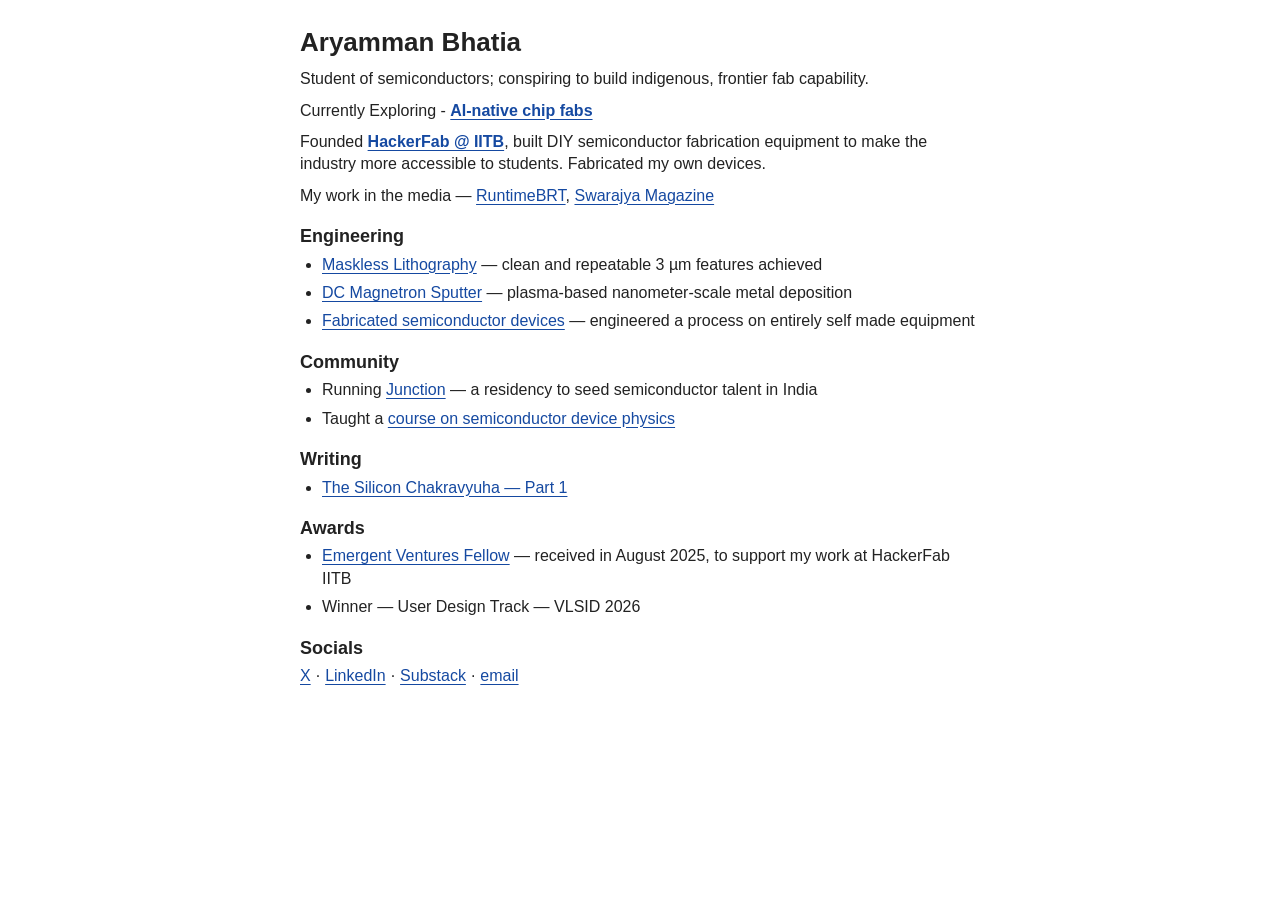
<file: index.html>
<!doctype html>
<html lang="en">
<head>
  <meta charset="utf-8">
  <meta name="viewport" content="width=device-width, initial-scale=1">
  <meta name="description" content="Aryamman Bhatia — student of semiconductors, building indigenous frontier fab capability.">
  <title>Aryamman Bhatia</title>
  <style>
    body { max-width: 680px; margin: clamp(12px, 3svh, 28px) auto; padding: 0 24px; font-family: Arial, sans-serif; font-size: clamp(13px, 1.95svh, 16px); line-height: 1.4; color: #222; background: #fff; }
    h1 { font-size: 26px; line-height: 1.2; margin: 0 0 10px; }
    h2 { font-size: 18px; line-height: 1.25; margin: 18px 0 6px; }
    p { margin: 0 0 9px; }
    ul { padding-left: 22px; margin: 0; }
    li { margin: 0 0 6px; }
    li:last-child { margin-bottom: 0; }
    main > p:last-child, main > section:last-child p { margin-bottom: 0; }
    a { color: #1549a1; text-underline-offset: 3px; }
    a:focus-visible { outline: 2px solid currentColor; outline-offset: 4px; }
    main img { display: block; max-width: 100%; height: auto; margin: 12px 0; }
    .social-links { display: flex; align-items: baseline; flex-wrap: wrap; gap: 0 5px; position: relative; }
    .email-contact summary { color: #1549a1; text-decoration: underline; text-underline-offset: 3px; cursor: pointer; list-style: none; }
    .email-contact summary::-webkit-details-marker { display: none; }
    .email-contact summary:focus-visible, .email-panel button:focus-visible { outline: 2px solid #1549a1; outline-offset: 4px; }
    .email-panel { position: absolute; z-index: 1; bottom: 100%; left: 0; width: 278px; max-width: calc(100vw - 36px); padding: 12px; margin-bottom: 8px; border: 1px solid #ccc; background: #fff; font-size: 13px; box-shadow: 0 2px 8px #0001; }
    .email-actions { display: flex; align-items: center; gap: 12px; margin-top: 10px; font-size: 12px; }
    .email-panel button { font: inherit; padding: 4px 7px; background: #fff; border: 1px solid #aaa; border-radius: 2px; cursor: pointer; }
    .email-status { margin: 8px 0 0; font-size: 11px; color: #555; }
    .email-status:empty { display: none; }
    @media (max-width: 480px) {
      body { margin: 16px auto; padding: 0 18px; font-size: 14px; line-height: 1.35; }
      h1 { font-size: 24px; margin-bottom: 8px; }
      h2 { font-size: 16px; margin: 15px 0 5px; }
      p { margin-bottom: 8px; }
      ul { padding-left: 18px; }
      li { margin-bottom: 5px; }
    }
    @media (max-width: 480px) and (max-height: 700px) {
      body { margin: 12px auto; font-size: 13px; line-height: 1.3; }
      h1 { font-size: 23px; margin-bottom: 7px; }
      h2 { font-size: 15px; margin: 12px 0 4px; }
      p { margin-bottom: 7px; }
      li { margin-bottom: 4px; }
    }
    @media (max-width: 360px) and (max-height: 600px) {
      body { margin: 10px auto; padding: 0 14px; font-size: 12.5px; line-height: 1.25; }
      h1 { font-size: 22px; }
      h2 { margin-top: 9px; }
      p { margin-bottom: 6px; }
      li { margin-bottom: 3px; }
    }
  </style>
  <script src="/assets/purify.min.js" defer></script>
  <script src="/assets/portfolio-shared.js?v=4" defer></script>
  <script src="/assets/portfolio-content.js?v=4" defer></script>
</head>
<body>
  <main>
    <h1>Aryamman Bhatia</h1>
<p>Student of semiconductors; conspiring to build indigenous, frontier fab capability.</p>
      <p>Currently Exploring - <a href="https://processzero.github.io/"><strong>AI-native chip fabs</strong></a></p>
      <p>Founded <a href="https://youtu.be/UWHMm4Qjpmo?si=KiwOOxzL8OLNGPFb"><strong>HackerFab @ IITB</strong></a>, built DIY semiconductor fabrication equipment to make the industry more accessible to students. Fabricated my own devices.</p>
      <p>My work in the media — <a href="https://youtu.be/UWHMm4Qjpmo?si=KiwOOxzL8OLNGPFb">RuntimeBRT</a>, <a href="https://swarajyamag.com/technology/inside-hackerfab-iitb-indias-first-student-led-chip-fab">Swarajya Magazine</a></p>
    

    
      <h2>Engineering</h2>
      <ul>
        <li><a href="/litho/">Maskless Lithography</a> — clean and repeatable 3 µm features achieved</li>
        <li><a href="/sputter/">DC Magnetron Sputter</a> — plasma-based nanometer-scale metal deposition</li>
        <li><a href="/fabricated/">Fabricated semiconductor devices</a> — engineered a process on entirely self made equipment</li>
      </ul>
    

    
      <h2>Community</h2>
      <ul>
        <li>Running <a href="https://junction.lagrangepoint.org">Junction</a> — a residency to seed semiconductor talent in India</li>
        <li>Taught a <a href="https://youtube.com/playlist?list=PL8vKQfFtdyAJ3X6LCVu2bD0E-TdJ8vKZG&amp;si=2NzPwnh5XY1NngX3">course on semiconductor device physics</a></li>
      </ul>
    

    
      <h2>Writing</h2>
      <ul>
        <li><a href="https://aryamman.substack.com/p/the-silicon-chakravyuha-part-i">The Silicon Chakravyuha — Part 1</a></li>
      </ul>
    

    
      <h2>Awards</h2>
      <ul>
        <li><a href="https://marginalrevolution.com/marginalrevolution/2026/07/emergent-ventures-india-17th-cohort.html">Emergent Ventures Fellow</a> — received in August 2025, to support my work at HackerFab IITB</li>
        <li>Winner — User Design Track — VLSID 2026</li>
      </ul>
    
    <h2>Socials</h2><p><a href="https://x.com/aryamman_bhatia">X</a> · <a href="https://www.linkedin.com/in/aryamman-bhatia-2818b1280/">LinkedIn</a> · <a href="https://aryamman.substack.com/">Substack</a> · <a href="mailto:aryammanbhatia@gmail.com">email</a></p>
  </main>

</body>
</html>
</file>
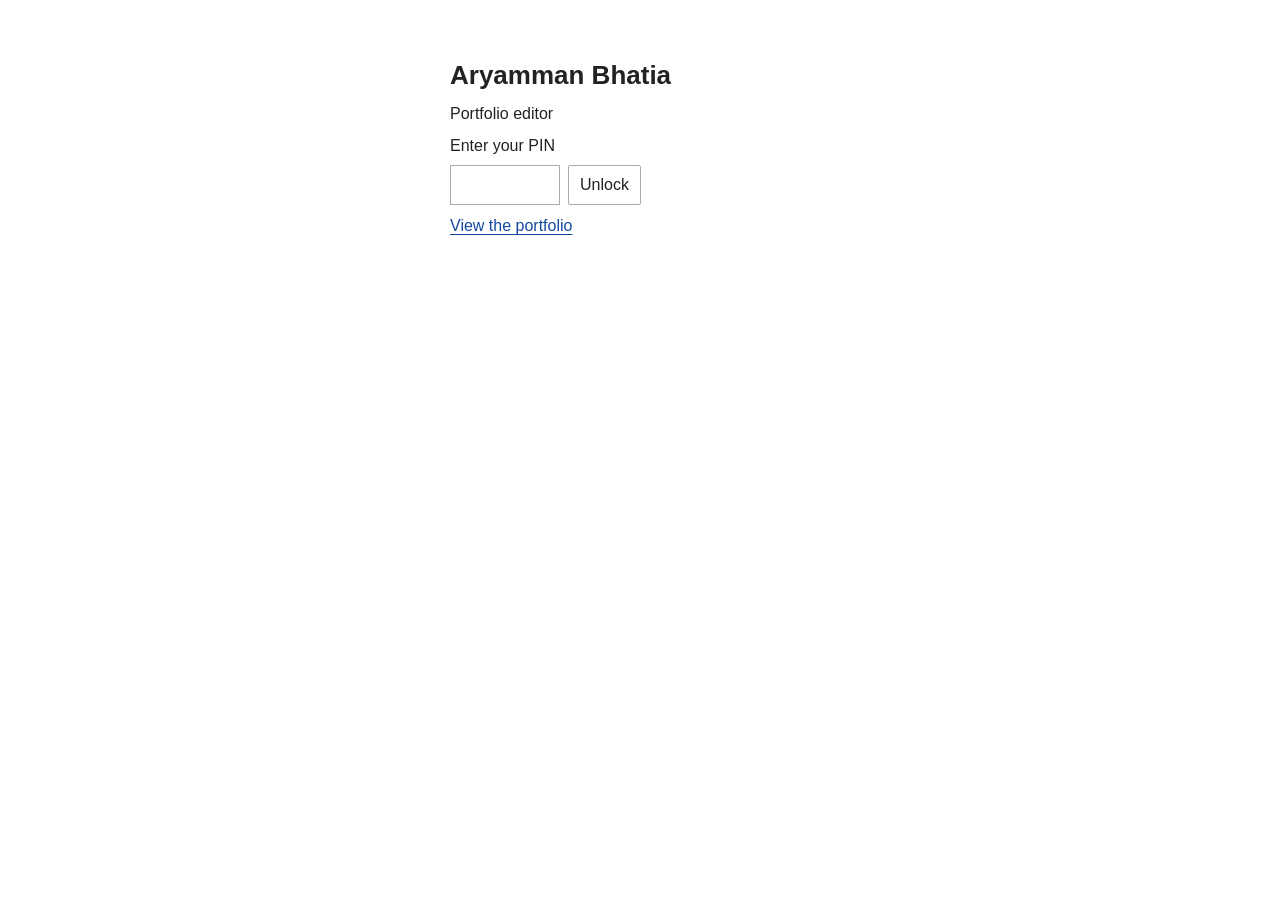
<file: edit/index.html>
<!doctype html>
<html lang="en">
<head>
<meta charset="utf-8"><meta name="viewport" content="width=device-width,initial-scale=1">
<meta name="robots" content="noindex,nofollow"><meta name="referrer" content="no-referrer">
<meta http-equiv="Content-Security-Policy" content="default-src 'self'; script-src 'self'; connect-src https://aryamman-portfolio-content-api.aryammanbhatia.chatgpt.site; style-src 'self' 'unsafe-inline'; img-src 'self' https://aryamman-portfolio-content-api.aryammanbhatia.chatgpt.site; object-src 'none'; base-uri 'none'; form-action 'none'">
<title>Edit Aryamman Bhatia’s portfolio</title>
<link rel="stylesheet" href="/assets/portfolio.css?v=4">
<link rel="stylesheet" href="/assets/quill.bubble.css">
<link rel="stylesheet" href="/assets/portfolio-editor.css?v=4">
<script src="/assets/purify.min.js" defer></script>
<script src="/assets/quill.js" defer></script>
<script src="/assets/portfolio-shared.js?v=4" defer></script>
<script src="/assets/portfolio-editor.js?v=4" defer></script>
</head>
<body>
<main id="unlock-panel">
  <h1>Aryamman Bhatia</h1>
  <p>Portfolio editor</p>
  <form id="unlock-form">
    <label for="pin">Enter your PIN</label>
    <div class="unlock-controls"><input id="pin" type="password" inputmode="numeric" pattern="[0-9]{4}" minlength="4" maxlength="4" autocomplete="off" required aria-describedby="unlock-error"><button id="unlock-button" type="submit">Unlock</button></div>
    <p id="unlock-error" role="alert"></p>
  </form>
  <p><a href="https://aryammanb.github.io/">View the portfolio</a></p>
</main>
<div id="editor-panel" hidden>
  <div class="editor-bar"><button id="save-button" type="button">Save changes</button><span id="save-status" role="status" aria-live="polite"></span><button id="logout-button" type="button">Lock</button><a href="https://aryammanb.github.io/" target="_blank" rel="noopener">View site</a></div>
  <div class="page-controls"><label for="page-select">Page</label><select id="page-select"><option value="">Homepage</option></select><button id="add-page" type="button">Add page</button><button id="add-image" type="button">Add image</button><a id="view-page" href="/" target="_blank" rel="noopener">View page</a></div>
  <form id="add-page-form" hidden><label for="new-page-title">Page title</label><input id="new-page-title" maxlength="100" required><button type="submit">Create page</button><button id="cancel-page" type="button">Cancel</button><p class="editor-note">A link will be added to your homepage. Save changes publishes the new page.</p></form>
  <form id="image-form" hidden>
    <label for="image-file">Choose an image (PNG, JPEG, WebP, GIF or AVIF; up to 5 MB)</label>
    <input id="image-file" type="file" accept="image/png,image/jpeg,image/webp,image/gif,image/avif,.avif" required>
    <label for="image-alt">Image description (optional, for accessibility)</label>
    <input id="image-alt" type="text" maxlength="500">
    <button id="insert-image" type="submit">Insert image</button><button id="cancel-image" type="button">Cancel</button>
    <p id="image-status" role="status" aria-live="polite"></p>
  </form>
  <main>
    <h1 id="site-title" contenteditable="plaintext-only" role="textbox" aria-label="Page title"></h1>
    <div id="body-editor"></div>
    <p class="editor-note">Click text to edit. Select text for formatting and links. Save changes publishes to your portfolio.</p>
  </main>
</div>
<noscript>Enable JavaScript to use the editor.</noscript>
</body>
</html>
</file>
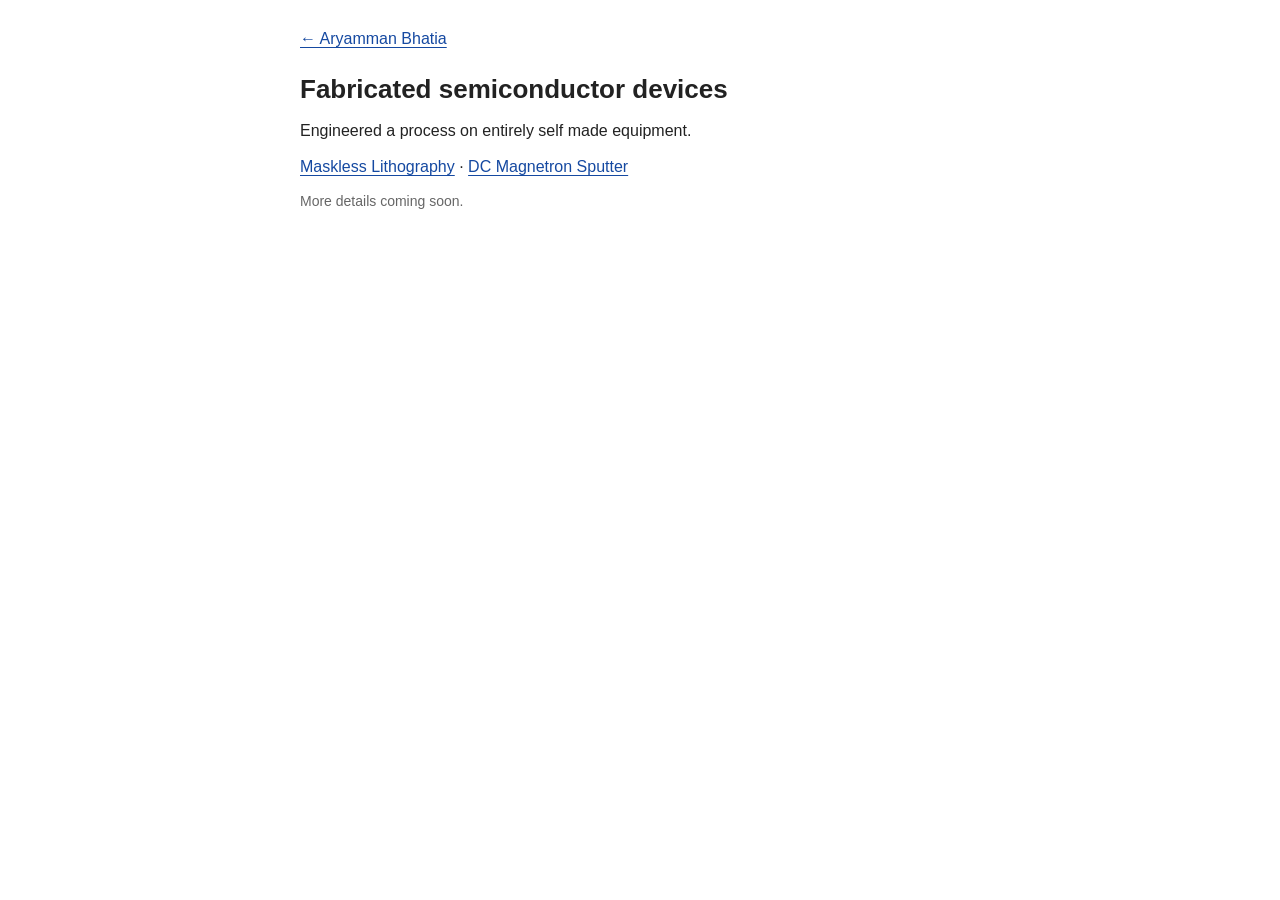
<file: fabricated/index.html>
<!doctype html>
<html lang="en">
<head>
  <meta charset="utf-8">
  <meta name="viewport" content="width=device-width, initial-scale=1">
  <meta name="description" content="Semiconductor devices fabricated by Aryamman Bhatia using self-made equipment.">
  <title>Fabricated Semiconductor Devices — Aryamman Bhatia</title>
  <link rel="stylesheet" href="/project.css?v=4">
  <script src="/assets/purify.min.js" defer></script>
  <script src="/assets/portfolio-shared.js?v=4" defer></script>
  <script src="/assets/portfolio-content.js?v=4" defer></script>
</head>
<body>
  <main>
    <a href="/">← Aryamman Bhatia</a>
    <h1>Fabricated semiconductor devices</h1>
    <p>Engineered a process on entirely self made equipment.</p>
    <p><a href="/litho/">Maskless Lithography</a> · <a href="/sputter/">DC Magnetron Sputter</a></p>
    <p class="pending">More details coming soon.</p>
  </main>
</body>
</html>
</file>
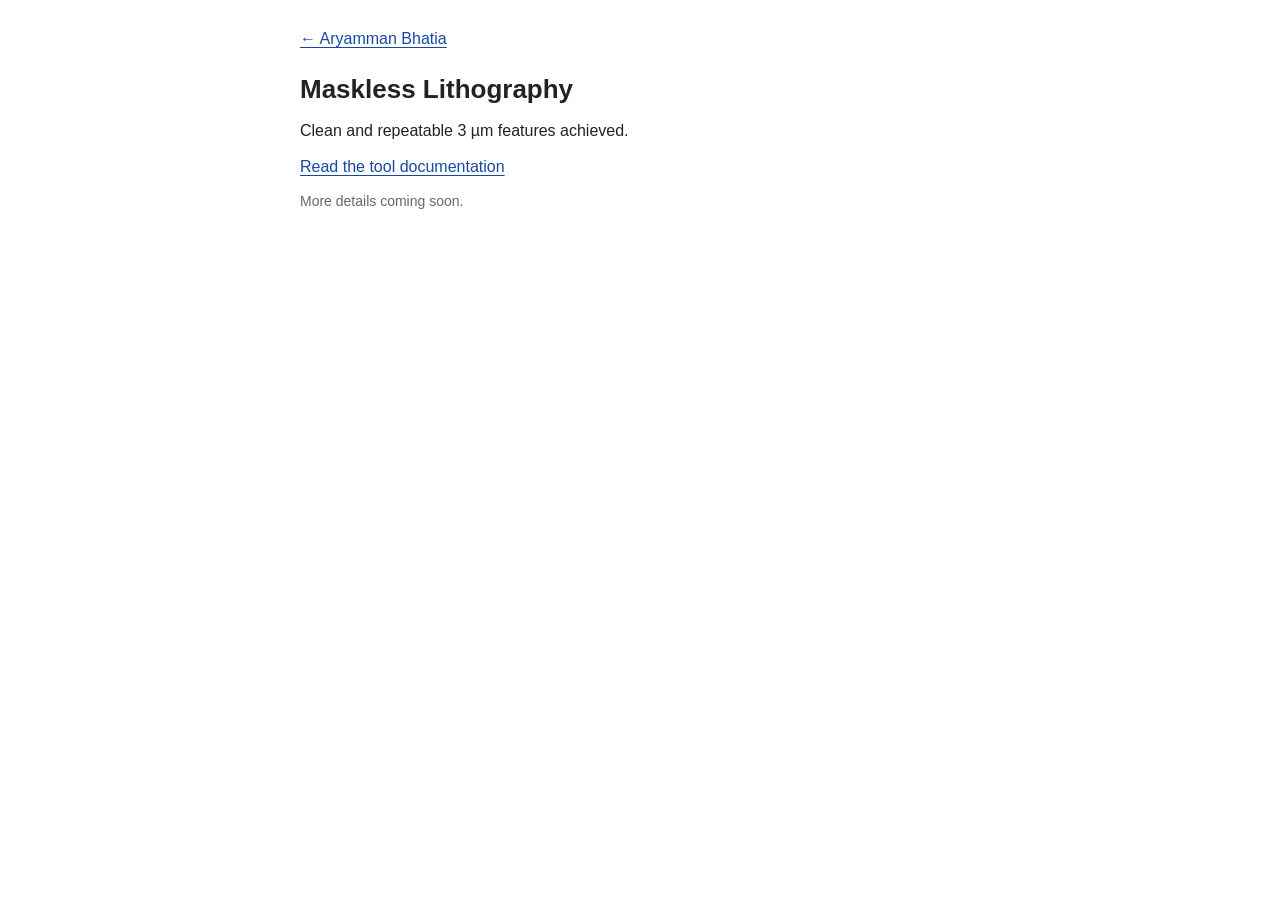
<file: litho/index.html>
<!doctype html>
<html lang="en">
<head>
  <meta charset="utf-8">
  <meta name="viewport" content="width=device-width, initial-scale=1">
  <meta name="description" content="Aryamman Bhatia's maskless lithography work — clean and repeatable 3 µm features achieved.">
  <title>Maskless Lithography — Aryamman Bhatia</title>
  <link rel="stylesheet" href="/project.css?v=4">
  <script src="/assets/purify.min.js" defer></script>
  <script src="/assets/portfolio-shared.js?v=4" defer></script>
  <script src="/assets/portfolio-content.js?v=4" defer></script>
</head>
<body>
  <main>
    <a href="/">← Aryamman Bhatia</a>
    <h1>Maskless Lithography</h1>
    <p>Clean and repeatable 3 µm features achieved.</p>
    <p><a href="https://docs.hackerfabiitb.org/tools/litho-v1">Read the tool documentation</a></p>
    <p class="pending">More details coming soon.</p>
  </main>
</body>
</html>
</file>
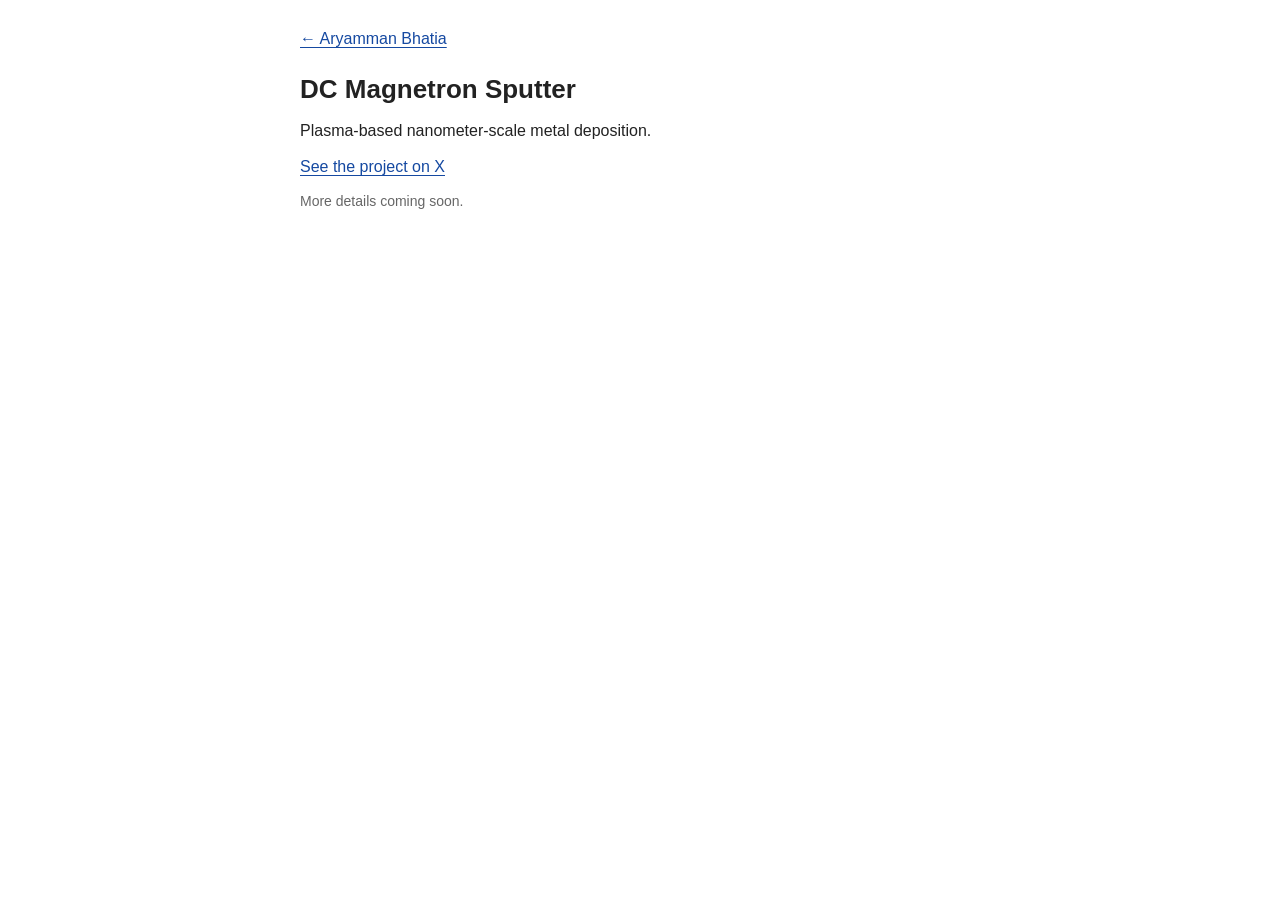
<file: sputter/index.html>
<!doctype html>
<html lang="en">
<head>
  <meta charset="utf-8">
  <meta name="viewport" content="width=device-width, initial-scale=1">
  <meta name="description" content="Aryamman Bhatia's DC magnetron sputter — plasma-based nanometer-scale metal deposition.">
  <title>DC Magnetron Sputter — Aryamman Bhatia</title>
  <link rel="stylesheet" href="/project.css?v=4">
  <script src="/assets/purify.min.js" defer></script>
  <script src="/assets/portfolio-shared.js?v=4" defer></script>
  <script src="/assets/portfolio-content.js?v=4" defer></script>
</head>
<body>
  <main>
    <a href="/">← Aryamman Bhatia</a>
    <h1>DC Magnetron Sputter</h1>
    <p>Plasma-based nanometer-scale metal deposition.</p>
    <p><a href="https://x.com/aryamman_bhatia/status/2043240357987844276?s=20">See the project on X</a></p>
    <p class="pending">More details coming soon.</p>
  </main>
</body>
</html>
</file>
<file: assets/portfolio.css>
body { max-width: 680px; margin: clamp(12px, 3svh, 28px) auto; padding: 0 24px; font-family: Arial, sans-serif; font-size: clamp(13px, 1.95svh, 16px); line-height: 1.4; color: #222; background: #fff; }
h1 { font-size: 26px; line-height: 1.2; margin: 0 0 10px; }
h2 { font-size: 18px; line-height: 1.25; margin: 18px 0 6px; }
p { margin: 0 0 9px; }
ul { padding-left: 22px; margin: 0; }
li { margin: 0 0 6px; }
li:last-child { margin-bottom: 0; }
main > section:last-child p { margin-bottom: 0; }
a { color: #1549a1; text-underline-offset: 3px; }
a:focus-visible { outline: 2px solid currentColor; outline-offset: 4px; }
main img { display: block; max-width: 100%; height: auto; margin: 12px 0; }
.social-links { display: flex; align-items: baseline; flex-wrap: wrap; gap: 0 5px; position: relative; }
.email-contact summary { color: #1549a1; text-decoration: underline; text-underline-offset: 3px; cursor: pointer; list-style: none; }
.email-contact summary::-webkit-details-marker { display: none; }
.email-contact summary:focus-visible, .email-panel button:focus-visible { outline: 2px solid #1549a1; outline-offset: 4px; }
.email-panel { position: absolute; z-index: 1; bottom: 100%; left: 0; width: 278px; max-width: calc(100vw - 36px); padding: 12px; margin-bottom: 8px; border: 1px solid #ccc; background: #fff; font-size: 13px; box-shadow: 0 2px 8px #0001; }
.email-actions { display: flex; align-items: center; gap: 12px; margin-top: 10px; font-size: 12px; }
.email-panel button { font: inherit; padding: 4px 7px; background: #fff; border: 1px solid #aaa; border-radius: 2px; cursor: pointer; }
.email-status { margin: 8px 0 0; font-size: 11px; color: #555; }
.email-status:empty { display: none; }
@media (max-width: 480px) {
  body { margin: 16px auto; padding: 0 18px; font-size: 14px; line-height: 1.35; }
  h1 { font-size: 24px; margin-bottom: 8px; }
  h2 { font-size: 16px; margin: 15px 0 5px; }
  p { margin-bottom: 8px; }
  ul { padding-left: 18px; }
  li { margin-bottom: 5px; }
}
@media (max-width: 480px) and (max-height: 700px) {
  body { margin: 12px auto; font-size: 13px; line-height: 1.3; }
  h1 { font-size: 23px; margin-bottom: 7px; }
  h2 { font-size: 15px; margin: 12px 0 4px; }
  p { margin-bottom: 7px; }
  li { margin-bottom: 4px; }
}
@media (max-width: 360px) and (max-height: 600px) {
  body { margin: 10px auto; padding: 0 14px; font-size: 12.5px; line-height: 1.25; }
  h1 { font-size: 22px; }
  h2 { margin-top: 9px; }
  p { margin-bottom: 6px; }
  li { margin-bottom: 3px; }
}
</file>
<file: assets/quill.bubble.css>
/*!
 * Quill Editor v2.0.3
 * https://quilljs.com
 * Copyright (c) 2017-2024, Slab
 * Copyright (c) 2014, Jason Chen
 * Copyright (c) 2013, salesforce.com
 */
.ql-container{box-sizing:border-box;font-family:Helvetica,Arial,sans-serif;font-size:13px;height:100%;margin:0;position:relative}.ql-container.ql-disabled .ql-tooltip{visibility:hidden}.ql-container:not(.ql-disabled) li[data-list=checked] > .ql-ui,.ql-container:not(.ql-disabled) li[data-list=unchecked] > .ql-ui{cursor:pointer}.ql-clipboard{left:-100000px;height:1px;overflow-y:hidden;position:absolute;top:50%}.ql-clipboard p{margin:0;padding:0}.ql-editor{box-sizing:border-box;counter-reset:list-0 list-1 list-2 list-3 list-4 list-5 list-6 list-7 list-8 list-9;line-height:1.42;height:100%;outline:none;overflow-y:auto;padding:12px 15px;tab-size:4;-moz-tab-size:4;text-align:left;white-space:pre-wrap;word-wrap:break-word}.ql-editor > *{cursor:text}.ql-editor p,.ql-editor ol,.ql-editor pre,.ql-editor blockquote,.ql-editor h1,.ql-editor h2,.ql-editor h3,.ql-editor h4,.ql-editor h5,.ql-editor h6{margin:0;padding:0}@supports (counter-set:none){.ql-editor p,.ql-editor h1,.ql-editor h2,.ql-editor h3,.ql-editor h4,.ql-editor h5,.ql-editor h6{counter-set:list-0 list-1 list-2 list-3 list-4 list-5 list-6 list-7 list-8 list-9}}@supports not (counter-set:none){.ql-editor p,.ql-editor h1,.ql-editor h2,.ql-editor h3,.ql-editor h4,.ql-editor h5,.ql-editor h6{counter-reset:list-0 list-1 list-2 list-3 list-4 list-5 list-6 list-7 list-8 list-9}}.ql-editor table{border-collapse:collapse}.ql-editor td{border:1px solid #000;padding:2px 5px}.ql-editor ol{padding-left:1.5em}.ql-editor li{list-style-type:none;padding-left:1.5em;position:relative}.ql-editor li > .ql-ui:before{display:inline-block;margin-left:-1.5em;margin-right:.3em;text-align:right;white-space:nowrap;width:1.2em}.ql-editor li[data-list=checked] > .ql-ui,.ql-editor li[data-list=unchecked] > .ql-ui{color:#777}.ql-editor li[data-list=bullet] > .ql-ui:before{content:'\2022'}.ql-editor li[data-list=checked] > .ql-ui:before{content:'\2611'}.ql-editor li[data-list=unchecked] > .ql-ui:before{content:'\2610'}@supports (counter-set:none){.ql-editor li[data-list]{counter-set:list-1 list-2 list-3 list-4 list-5 list-6 list-7 list-8 list-9}}@supports not (counter-set:none){.ql-editor li[data-list]{counter-reset:list-1 list-2 list-3 list-4 list-5 list-6 list-7 list-8 list-9}}.ql-editor li[data-list=ordered]{counter-increment:list-0}.ql-editor li[data-list=ordered] > .ql-ui:before{content:counter(list-0, decimal) '. '}.ql-editor li[data-list=ordered].ql-indent-1{counter-increment:list-1}.ql-editor li[data-list=ordered].ql-indent-1 > .ql-ui:before{content:counter(list-1, lower-alpha) '. '}@supports (counter-set:none){.ql-editor li[data-list].ql-indent-1{counter-set:list-2 list-3 list-4 list-5 list-6 list-7 list-8 list-9}}@supports not (counter-set:none){.ql-editor li[data-list].ql-indent-1{counter-reset:list-2 list-3 list-4 list-5 list-6 list-7 list-8 list-9}}.ql-editor li[data-list=ordered].ql-indent-2{counter-increment:list-2}.ql-editor li[data-list=ordered].ql-indent-2 > .ql-ui:before{content:counter(list-2, lower-roman) '. '}@supports (counter-set:none){.ql-editor li[data-list].ql-indent-2{counter-set:list-3 list-4 list-5 list-6 list-7 list-8 list-9}}@supports not (counter-set:none){.ql-editor li[data-list].ql-indent-2{counter-reset:list-3 list-4 list-5 list-6 list-7 list-8 list-9}}.ql-editor li[data-list=ordered].ql-indent-3{counter-increment:list-3}.ql-editor li[data-list=ordered].ql-indent-3 > .ql-ui:before{content:counter(list-3, decimal) '. '}@supports (counter-set:none){.ql-editor li[data-list].ql-indent-3{counter-set:list-4 list-5 list-6 list-7 list-8 list-9}}@supports not (counter-set:none){.ql-editor li[data-list].ql-indent-3{counter-reset:list-4 list-5 list-6 list-7 list-8 list-9}}.ql-editor li[data-list=ordered].ql-indent-4{counter-increment:list-4}.ql-editor li[data-list=ordered].ql-indent-4 > .ql-ui:before{content:counter(list-4, lower-alpha) '. '}@supports (counter-set:none){.ql-editor li[data-list].ql-indent-4{counter-set:list-5 list-6 list-7 list-8 list-9}}@supports not (counter-set:none){.ql-editor li[data-list].ql-indent-4{counter-reset:list-5 list-6 list-7 list-8 list-9}}.ql-editor li[data-list=ordered].ql-indent-5{counter-increment:list-5}.ql-editor li[data-list=ordered].ql-indent-5 > .ql-ui:before{content:counter(list-5, lower-roman) '. '}@supports (counter-set:none){.ql-editor li[data-list].ql-indent-5{counter-set:list-6 list-7 list-8 list-9}}@supports not (counter-set:none){.ql-editor li[data-list].ql-indent-5{counter-reset:list-6 list-7 list-8 list-9}}.ql-editor li[data-list=ordered].ql-indent-6{counter-increment:list-6}.ql-editor li[data-list=ordered].ql-indent-6 > .ql-ui:before{content:counter(list-6, decimal) '. '}@supports (counter-set:none){.ql-editor li[data-list].ql-indent-6{counter-set:list-7 list-8 list-9}}@supports not (counter-set:none){.ql-editor li[data-list].ql-indent-6{counter-reset:list-7 list-8 list-9}}.ql-editor li[data-list=ordered].ql-indent-7{counter-increment:list-7}.ql-editor li[data-list=ordered].ql-indent-7 > .ql-ui:before{content:counter(list-7, lower-alpha) '. '}@supports (counter-set:none){.ql-editor li[data-list].ql-indent-7{counter-set:list-8 list-9}}@supports not (counter-set:none){.ql-editor li[data-list].ql-indent-7{counter-reset:list-8 list-9}}.ql-editor li[data-list=ordered].ql-indent-8{counter-increment:list-8}.ql-editor li[data-list=ordered].ql-indent-8 > .ql-ui:before{content:counter(list-8, lower-roman) '. '}@supports (counter-set:none){.ql-editor li[data-list].ql-indent-8{counter-set:list-9}}@supports not (counter-set:none){.ql-editor li[data-list].ql-indent-8{counter-reset:list-9}}.ql-editor li[data-list=ordered].ql-indent-9{counter-increment:list-9}.ql-editor li[data-list=ordered].ql-indent-9 > .ql-ui:before{content:counter(list-9, decimal) '. '}.ql-editor .ql-indent-1:not(.ql-direction-rtl){padding-left:3em}.ql-editor li.ql-indent-1:not(.ql-direction-rtl){padding-left:4.5em}.ql-editor .ql-indent-1.ql-direction-rtl.ql-align-right{padding-right:3em}.ql-editor li.ql-indent-1.ql-direction-rtl.ql-align-right{padding-right:4.5em}.ql-editor .ql-indent-2:not(.ql-direction-rtl){padding-left:6em}.ql-editor li.ql-indent-2:not(.ql-direction-rtl){padding-left:7.5em}.ql-editor .ql-indent-2.ql-direction-rtl.ql-align-right{padding-right:6em}.ql-editor li.ql-indent-2.ql-direction-rtl.ql-align-right{padding-right:7.5em}.ql-editor .ql-indent-3:not(.ql-direction-rtl){padding-left:9em}.ql-editor li.ql-indent-3:not(.ql-direction-rtl){padding-left:10.5em}.ql-editor .ql-indent-3.ql-direction-rtl.ql-align-right{padding-right:9em}.ql-editor li.ql-indent-3.ql-direction-rtl.ql-align-right{padding-right:10.5em}.ql-editor .ql-indent-4:not(.ql-direction-rtl){padding-left:12em}.ql-editor li.ql-indent-4:not(.ql-direction-rtl){padding-left:13.5em}.ql-editor .ql-indent-4.ql-direction-rtl.ql-align-right{padding-right:12em}.ql-editor li.ql-indent-4.ql-direction-rtl.ql-align-right{padding-right:13.5em}.ql-editor .ql-indent-5:not(.ql-direction-rtl){padding-left:15em}.ql-editor li.ql-indent-5:not(.ql-direction-rtl){padding-left:16.5em}.ql-editor .ql-indent-5.ql-direction-rtl.ql-align-right{padding-right:15em}.ql-editor li.ql-indent-5.ql-direction-rtl.ql-align-right{padding-right:16.5em}.ql-editor .ql-indent-6:not(.ql-direction-rtl){padding-left:18em}.ql-editor li.ql-indent-6:not(.ql-direction-rtl){padding-left:19.5em}.ql-editor .ql-indent-6.ql-direction-rtl.ql-align-right{padding-right:18em}.ql-editor li.ql-indent-6.ql-direction-rtl.ql-align-right{padding-right:19.5em}.ql-editor .ql-indent-7:not(.ql-direction-rtl){padding-left:21em}.ql-editor li.ql-indent-7:not(.ql-direction-rtl){padding-left:22.5em}.ql-editor .ql-indent-7.ql-direction-rtl.ql-align-right{padding-right:21em}.ql-editor li.ql-indent-7.ql-direction-rtl.ql-align-right{padding-right:22.5em}.ql-editor .ql-indent-8:not(.ql-direction-rtl){padding-left:24em}.ql-editor li.ql-indent-8:not(.ql-direction-rtl){padding-left:25.5em}.ql-editor .ql-indent-8.ql-direction-rtl.ql-align-right{padding-right:24em}.ql-editor li.ql-indent-8.ql-direction-rtl.ql-align-right{padding-right:25.5em}.ql-editor .ql-indent-9:not(.ql-direction-rtl){padding-left:27em}.ql-editor li.ql-indent-9:not(.ql-direction-rtl){padding-left:28.5em}.ql-editor .ql-indent-9.ql-direction-rtl.ql-align-right{padding-right:27em}.ql-editor li.ql-indent-9.ql-direction-rtl.ql-align-right{padding-right:28.5em}.ql-editor li.ql-direction-rtl{padding-right:1.5em}.ql-editor li.ql-direction-rtl > .ql-ui:before{margin-left:.3em;margin-right:-1.5em;text-align:left}.ql-editor table{table-layout:fixed;width:100%}.ql-editor table td{outline:none}.ql-editor .ql-code-block-container{font-family:monospace}.ql-editor .ql-video{display:block;max-width:100%}.ql-editor .ql-video.ql-align-center{margin:0 auto}.ql-editor .ql-video.ql-align-right{margin:0 0 0 auto}.ql-editor .ql-bg-black{background-color:#000}.ql-editor .ql-bg-red{background-color:#e60000}.ql-editor .ql-bg-orange{background-color:#f90}.ql-editor .ql-bg-yellow{background-color:#ff0}.ql-editor .ql-bg-green{background-color:#008a00}.ql-editor .ql-bg-blue{background-color:#06c}.ql-editor .ql-bg-purple{background-color:#93f}.ql-editor .ql-color-white{color:#fff}.ql-editor .ql-color-red{color:#e60000}.ql-editor .ql-color-orange{color:#f90}.ql-editor .ql-color-yellow{color:#ff0}.ql-editor .ql-color-green{color:#008a00}.ql-editor .ql-color-blue{color:#06c}.ql-editor .ql-color-purple{color:#93f}.ql-editor .ql-font-serif{font-family:Georgia,Times New Roman,serif}.ql-editor .ql-font-monospace{font-family:Monaco,Courier New,monospace}.ql-editor .ql-size-small{font-size:.75em}.ql-editor .ql-size-large{font-size:1.5em}.ql-editor .ql-size-huge{font-size:2.5em}.ql-editor .ql-direction-rtl{direction:rtl;text-align:inherit}.ql-editor .ql-align-center{text-align:center}.ql-editor .ql-align-justify{text-align:justify}.ql-editor .ql-align-right{text-align:right}.ql-editor .ql-ui{position:absolute}.ql-editor.ql-blank::before{color:rgba(0,0,0,0.6);content:attr(data-placeholder);font-style:italic;left:15px;pointer-events:none;position:absolute;right:15px}.ql-bubble.ql-toolbar:after,.ql-bubble .ql-toolbar:after{clear:both;content:'';display:table}.ql-bubble.ql-toolbar button,.ql-bubble .ql-toolbar button{background:none;border:none;cursor:pointer;display:inline-block;float:left;height:24px;padding:3px 5px;width:28px}.ql-bubble.ql-toolbar button svg,.ql-bubble .ql-toolbar button svg{float:left;height:100%}.ql-bubble.ql-toolbar button:active:hover,.ql-bubble .ql-toolbar button:active:hover{outline:none}.ql-bubble.ql-toolbar input.ql-image[type=file],.ql-bubble .ql-toolbar input.ql-image[type=file]{display:none}.ql-bubble.ql-toolbar button:hover,.ql-bubble .ql-toolbar button:hover,.ql-bubble.ql-toolbar button:focus,.ql-bubble .ql-toolbar button:focus,.ql-bubble.ql-toolbar button.ql-active,.ql-bubble .ql-toolbar button.ql-active,.ql-bubble.ql-toolbar .ql-picker-label:hover,.ql-bubble .ql-toolbar .ql-picker-label:hover,.ql-bubble.ql-toolbar .ql-picker-label.ql-active,.ql-bubble .ql-toolbar .ql-picker-label.ql-active,.ql-bubble.ql-toolbar .ql-picker-item:hover,.ql-bubble .ql-toolbar .ql-picker-item:hover,.ql-bubble.ql-toolbar .ql-picker-item.ql-selected,.ql-bubble .ql-toolbar .ql-picker-item.ql-selected{color:#fff}.ql-bubble.ql-toolbar button:hover .ql-fill,.ql-bubble .ql-toolbar button:hover .ql-fill,.ql-bubble.ql-toolbar button:focus .ql-fill,.ql-bubble .ql-toolbar button:focus .ql-fill,.ql-bubble.ql-toolbar button.ql-active .ql-fill,.ql-bubble .ql-toolbar button.ql-active .ql-fill,.ql-bubble.ql-toolbar .ql-picker-label:hover .ql-fill,.ql-bubble .ql-toolbar .ql-picker-label:hover .ql-fill,.ql-bubble.ql-toolbar .ql-picker-label.ql-active .ql-fill,.ql-bubble .ql-toolbar .ql-picker-label.ql-active .ql-fill,.ql-bubble.ql-toolbar .ql-picker-item:hover .ql-fill,.ql-bubble .ql-toolbar .ql-picker-item:hover .ql-fill,.ql-bubble.ql-toolbar .ql-picker-item.ql-selected .ql-fill,.ql-bubble .ql-toolbar .ql-picker-item.ql-selected .ql-fill,.ql-bubble.ql-toolbar button:hover .ql-stroke.ql-fill,.ql-bubble .ql-toolbar button:hover .ql-stroke.ql-fill,.ql-bubble.ql-toolbar button:focus .ql-stroke.ql-fill,.ql-bubble .ql-toolbar button:focus .ql-stroke.ql-fill,.ql-bubble.ql-toolbar button.ql-active .ql-stroke.ql-fill,.ql-bubble .ql-toolbar button.ql-active .ql-stroke.ql-fill,.ql-bubble.ql-toolbar .ql-picker-label:hover .ql-stroke.ql-fill,.ql-bubble .ql-toolbar .ql-picker-label:hover .ql-stroke.ql-fill,.ql-bubble.ql-toolbar .ql-picker-label.ql-active .ql-stroke.ql-fill,.ql-bubble .ql-toolbar .ql-picker-label.ql-active .ql-stroke.ql-fill,.ql-bubble.ql-toolbar .ql-picker-item:hover .ql-stroke.ql-fill,.ql-bubble .ql-toolbar .ql-picker-item:hover .ql-stroke.ql-fill,.ql-bubble.ql-toolbar .ql-picker-item.ql-selected .ql-stroke.ql-fill,.ql-bubble .ql-toolbar .ql-picker-item.ql-selected .ql-stroke.ql-fill{fill:#fff}.ql-bubble.ql-toolbar button:hover .ql-stroke,.ql-bubble .ql-toolbar button:hover .ql-stroke,.ql-bubble.ql-toolbar button:focus .ql-stroke,.ql-bubble .ql-toolbar button:focus .ql-stroke,.ql-bubble.ql-toolbar button.ql-active .ql-stroke,.ql-bubble .ql-toolbar button.ql-active .ql-stroke,.ql-bubble.ql-toolbar .ql-picker-label:hover .ql-stroke,.ql-bubble .ql-toolbar .ql-picker-label:hover .ql-stroke,.ql-bubble.ql-toolbar .ql-picker-label.ql-active .ql-stroke,.ql-bubble .ql-toolbar .ql-picker-label.ql-active .ql-stroke,.ql-bubble.ql-toolbar .ql-picker-item:hover .ql-stroke,.ql-bubble .ql-toolbar .ql-picker-item:hover .ql-stroke,.ql-bubble.ql-toolbar .ql-picker-item.ql-selected .ql-stroke,.ql-bubble .ql-toolbar .ql-picker-item.ql-selected .ql-stroke,.ql-bubble.ql-toolbar button:hover .ql-stroke-miter,.ql-bubble .ql-toolbar button:hover .ql-stroke-miter,.ql-bubble.ql-toolbar button:focus .ql-stroke-miter,.ql-bubble .ql-toolbar button:focus .ql-stroke-miter,.ql-bubble.ql-toolbar button.ql-active .ql-stroke-miter,.ql-bubble .ql-toolbar button.ql-active .ql-stroke-miter,.ql-bubble.ql-toolbar .ql-picker-label:hover .ql-stroke-miter,.ql-bubble .ql-toolbar .ql-picker-label:hover .ql-stroke-miter,.ql-bubble.ql-toolbar .ql-picker-label.ql-active .ql-stroke-miter,.ql-bubble .ql-toolbar .ql-picker-label.ql-active .ql-stroke-miter,.ql-bubble.ql-toolbar .ql-picker-item:hover .ql-stroke-miter,.ql-bubble .ql-toolbar .ql-picker-item:hover .ql-stroke-miter,.ql-bubble.ql-toolbar .ql-picker-item.ql-selected .ql-stroke-miter,.ql-bubble .ql-toolbar .ql-picker-item.ql-selected .ql-stroke-miter{stroke:#fff}@media (pointer:coarse){.ql-bubble.ql-toolbar button:hover:not(.ql-active),.ql-bubble .ql-toolbar button:hover:not(.ql-active){color:#ccc}.ql-bubble.ql-toolbar button:hover:not(.ql-active) .ql-fill,.ql-bubble .ql-toolbar button:hover:not(.ql-active) .ql-fill,.ql-bubble.ql-toolbar button:hover:not(.ql-active) .ql-stroke.ql-fill,.ql-bubble .ql-toolbar button:hover:not(.ql-active) .ql-stroke.ql-fill{fill:#ccc}.ql-bubble.ql-toolbar button:hover:not(.ql-active) .ql-stroke,.ql-bubble .ql-toolbar button:hover:not(.ql-active) .ql-stroke,.ql-bubble.ql-toolbar button:hover:not(.ql-active) .ql-stroke-miter,.ql-bubble .ql-toolbar button:hover:not(.ql-active) .ql-stroke-miter{stroke:#ccc}}.ql-bubble{box-sizing:border-box}.ql-bubble *{box-sizing:border-box}.ql-bubble .ql-hidden{display:none}.ql-bubble .ql-out-bottom,.ql-bubble .ql-out-top{visibility:hidden}.ql-bubble .ql-tooltip{position:absolute;transform:translateY(10px)}.ql-bubble .ql-tooltip a{cursor:pointer;text-decoration:none}.ql-bubble .ql-tooltip.ql-flip{transform:translateY(-10px)}.ql-bubble .ql-formats{display:inline-block;vertical-align:middle}.ql-bubble .ql-formats:after{clear:both;content:'';display:table}.ql-bubble .ql-stroke{fill:none;stroke:#ccc;stroke-linecap:round;stroke-linejoin:round;stroke-width:2}.ql-bubble .ql-stroke-miter{fill:none;stroke:#ccc;stroke-miterlimit:10;stroke-width:2}.ql-bubble .ql-fill,.ql-bubble .ql-stroke.ql-fill{fill:#ccc}.ql-bubble .ql-empty{fill:none}.ql-bubble .ql-even{fill-rule:evenodd}.ql-bubble .ql-thin,.ql-bubble .ql-stroke.ql-thin{stroke-width:1}.ql-bubble .ql-transparent{opacity:.4}.ql-bubble .ql-direction svg:last-child{display:none}.ql-bubble .ql-direction.ql-active svg:last-child{display:inline}.ql-bubble .ql-direction.ql-active svg:first-child{display:none}.ql-bubble .ql-editor h1{font-size:2em}.ql-bubble .ql-editor h2{font-size:1.5em}.ql-bubble .ql-editor h3{font-size:1.17em}.ql-bubble .ql-editor h4{font-size:1em}.ql-bubble .ql-editor h5{font-size:.83em}.ql-bubble .ql-editor h6{font-size:.67em}.ql-bubble .ql-editor a{text-decoration:underline}.ql-bubble .ql-editor blockquote{border-left:4px solid #ccc;margin-bottom:5px;margin-top:5px;padding-left:16px}.ql-bubble .ql-editor code,.ql-bubble .ql-editor .ql-code-block-container{background-color:#f0f0f0;border-radius:3px}.ql-bubble .ql-editor .ql-code-block-container{margin-bottom:5px;margin-top:5px;padding:5px 10px}.ql-bubble .ql-editor code{font-size:85%;padding:2px 4px}.ql-bubble .ql-editor .ql-code-block-container{background-color:#23241f;color:#f8f8f2;overflow:visible}.ql-bubble .ql-editor img{max-width:100%}.ql-bubble .ql-picker{color:#ccc;display:inline-block;float:left;font-size:14px;font-weight:500;height:24px;position:relative;vertical-align:middle}.ql-bubble .ql-picker-label{cursor:pointer;display:inline-block;height:100%;padding-left:8px;padding-right:2px;position:relative;width:100%}.ql-bubble .ql-picker-label::before{display:inline-block;line-height:22px}.ql-bubble .ql-picker-options{background-color:#444;display:none;min-width:100%;padding:4px 8px;position:absolute;white-space:nowrap}.ql-bubble .ql-picker-options .ql-picker-item{cursor:pointer;display:block;padding-bottom:5px;padding-top:5px}.ql-bubble .ql-picker.ql-expanded .ql-picker-label{color:#777;z-index:2}.ql-bubble .ql-picker.ql-expanded .ql-picker-label .ql-fill{fill:#777}.ql-bubble .ql-picker.ql-expanded .ql-picker-label .ql-stroke{stroke:#777}.ql-bubble .ql-picker.ql-expanded .ql-picker-options{display:block;margin-top:-1px;top:100%;z-index:1}.ql-bubble .ql-color-picker,.ql-bubble .ql-icon-picker{width:28px}.ql-bubble .ql-color-picker .ql-picker-label,.ql-bubble .ql-icon-picker .ql-picker-label{padding:2px 4px}.ql-bubble .ql-color-picker .ql-picker-label svg,.ql-bubble .ql-icon-picker .ql-picker-label svg{right:4px}.ql-bubble .ql-icon-picker .ql-picker-options{padding:4px 0}.ql-bubble .ql-icon-picker .ql-picker-item{height:24px;width:24px;padding:2px 4px}.ql-bubble .ql-color-picker .ql-picker-options{padding:3px 5px;width:152px}.ql-bubble .ql-color-picker .ql-picker-item{border:1px solid transparent;float:left;height:16px;margin:2px;padding:0;width:16px}.ql-bubble .ql-picker:not(.ql-color-picker):not(.ql-icon-picker) svg{position:absolute;margin-top:-9px;right:0;top:50%;width:18px}.ql-bubble .ql-picker.ql-header .ql-picker-label[data-label]:not([data-label=''])::before,.ql-bubble .ql-picker.ql-font .ql-picker-label[data-label]:not([data-label=''])::before,.ql-bubble .ql-picker.ql-size .ql-picker-label[data-label]:not([data-label=''])::before,.ql-bubble .ql-picker.ql-header .ql-picker-item[data-label]:not([data-label=''])::before,.ql-bubble .ql-picker.ql-font .ql-picker-item[data-label]:not([data-label=''])::before,.ql-bubble .ql-picker.ql-size .ql-picker-item[data-label]:not([data-label=''])::before{content:attr(data-label)}.ql-bubble .ql-picker.ql-header{width:98px}.ql-bubble .ql-picker.ql-header .ql-picker-label::before,.ql-bubble .ql-picker.ql-header .ql-picker-item::before{content:'Normal'}.ql-bubble .ql-picker.ql-header .ql-picker-label[data-value="1"]::before,.ql-bubble .ql-picker.ql-header .ql-picker-item[data-value="1"]::before{content:'Heading 1'}.ql-bubble .ql-picker.ql-header .ql-picker-label[data-value="2"]::before,.ql-bubble .ql-picker.ql-header .ql-picker-item[data-value="2"]::before{content:'Heading 2'}.ql-bubble .ql-picker.ql-header .ql-picker-label[data-value="3"]::before,.ql-bubble .ql-picker.ql-header .ql-picker-item[data-value="3"]::before{content:'Heading 3'}.ql-bubble .ql-picker.ql-header .ql-picker-label[data-value="4"]::before,.ql-bubble .ql-picker.ql-header .ql-picker-item[data-value="4"]::before{content:'Heading 4'}.ql-bubble .ql-picker.ql-header .ql-picker-label[data-value="5"]::before,.ql-bubble .ql-picker.ql-header .ql-picker-item[data-value="5"]::before{content:'Heading 5'}.ql-bubble .ql-picker.ql-header .ql-picker-label[data-value="6"]::before,.ql-bubble .ql-picker.ql-header .ql-picker-item[data-value="6"]::before{content:'Heading 6'}.ql-bubble .ql-picker.ql-header .ql-picker-item[data-value="1"]::before{font-size:2em}.ql-bubble .ql-picker.ql-header .ql-picker-item[data-value="2"]::before{font-size:1.5em}.ql-bubble .ql-picker.ql-header .ql-picker-item[data-value="3"]::before{font-size:1.17em}.ql-bubble .ql-picker.ql-header .ql-picker-item[data-value="4"]::before{font-size:1em}.ql-bubble .ql-picker.ql-header .ql-picker-item[data-value="5"]::before{font-size:.83em}.ql-bubble .ql-picker.ql-header .ql-picker-item[data-value="6"]::before{font-size:.67em}.ql-bubble .ql-picker.ql-font{width:108px}.ql-bubble .ql-picker.ql-font .ql-picker-label::before,.ql-bubble .ql-picker.ql-font .ql-picker-item::before{content:'Sans Serif'}.ql-bubble .ql-picker.ql-font .ql-picker-label[data-value=serif]::before,.ql-bubble .ql-picker.ql-font .ql-picker-item[data-value=serif]::before{content:'Serif'}.ql-bubble .ql-picker.ql-font .ql-picker-label[data-value=monospace]::before,.ql-bubble .ql-picker.ql-font .ql-picker-item[data-value=monospace]::before{content:'Monospace'}.ql-bubble .ql-picker.ql-font .ql-picker-item[data-value=serif]::before{font-family:Georgia,Times New Roman,serif}.ql-bubble .ql-picker.ql-font .ql-picker-item[data-value=monospace]::before{font-family:Monaco,Courier New,monospace}.ql-bubble .ql-picker.ql-size{width:98px}.ql-bubble .ql-picker.ql-size .ql-picker-label::before,.ql-bubble .ql-picker.ql-size .ql-picker-item::before{content:'Normal'}.ql-bubble .ql-picker.ql-size .ql-picker-label[data-value=small]::before,.ql-bubble .ql-picker.ql-size .ql-picker-item[data-value=small]::before{content:'Small'}.ql-bubble .ql-picker.ql-size .ql-picker-label[data-value=large]::before,.ql-bubble .ql-picker.ql-size .ql-picker-item[data-value=large]::before{content:'Large'}.ql-bubble .ql-picker.ql-size .ql-picker-label[data-value=huge]::before,.ql-bubble .ql-picker.ql-size .ql-picker-item[data-value=huge]::before{content:'Huge'}.ql-bubble .ql-picker.ql-size .ql-picker-item[data-value=small]::before{font-size:10px}.ql-bubble .ql-picker.ql-size .ql-picker-item[data-value=large]::before{font-size:18px}.ql-bubble .ql-picker.ql-size .ql-picker-item[data-value=huge]::before{font-size:32px}.ql-bubble .ql-color-picker.ql-background .ql-picker-item{background-color:#fff}.ql-bubble .ql-color-picker.ql-color .ql-picker-item{background-color:#000}.ql-code-block-container{position:relative}.ql-code-block-container .ql-ui{right:5px;top:5px}.ql-bubble .ql-toolbar .ql-formats{margin:8px 12px 8px 0}.ql-bubble .ql-toolbar .ql-formats:first-child{margin-left:12px}.ql-bubble .ql-color-picker svg{margin:1px}.ql-bubble .ql-color-picker .ql-picker-item.ql-selected,.ql-bubble .ql-color-picker .ql-picker-item:hover{border-color:#fff}.ql-bubble .ql-tooltip{background-color:#444;border-radius:25px;color:#fff}.ql-bubble .ql-tooltip-arrow{border-left:6px solid transparent;border-right:6px solid transparent;content:" ";display:block;left:50%;margin-left:-6px;position:absolute}.ql-bubble .ql-tooltip:not(.ql-flip) .ql-tooltip-arrow{border-bottom:6px solid #444;top:-6px}.ql-bubble .ql-tooltip.ql-flip .ql-tooltip-arrow{border-top:6px solid #444;bottom:-6px}.ql-bubble .ql-tooltip.ql-editing .ql-tooltip-editor{display:block}.ql-bubble .ql-tooltip.ql-editing .ql-formats{visibility:hidden}.ql-bubble .ql-tooltip-editor{display:none}.ql-bubble .ql-tooltip-editor input[type=text]{background:transparent;border:none;color:#fff;font-size:13px;height:100%;outline:none;padding:10px 20px;position:absolute;width:100%}.ql-bubble .ql-tooltip-editor a{top:10px;position:absolute;right:20px}.ql-bubble .ql-tooltip-editor a:before{color:#ccc;content:"\00D7";font-size:16px;font-weight:bold}.ql-container.ql-bubble:not(.ql-disabled) a:not(.ql-close){position:relative;white-space:nowrap}.ql-container.ql-bubble:not(.ql-disabled) a:not(.ql-close)::before{background-color:#444;border-radius:15px;top:-5px;font-size:12px;color:#fff;content:attr(href);font-weight:normal;overflow:hidden;padding:5px 15px;text-decoration:none;z-index:1}.ql-container.ql-bubble:not(.ql-disabled) a:not(.ql-close)::after{border-top:6px solid #444;border-left:6px solid transparent;border-right:6px solid transparent;top:0;content:" ";height:0;width:0}.ql-container.ql-bubble:not(.ql-disabled) a:not(.ql-close)::before,.ql-container.ql-bubble:not(.ql-disabled) a:not(.ql-close)::after{left:0;margin-left:50%;position:absolute;transform:translate(-50%,-100%);transition:visibility 0s ease 200ms;visibility:hidden}.ql-container.ql-bubble:not(.ql-disabled) a:not(.ql-close):hover::before,.ql-container.ql-bubble:not(.ql-disabled) a:not(.ql-close):hover::after{visibility:visible}

/*# sourceMappingURL=quill.bubble.css.map*/
</file>
<file: assets/portfolio-editor.css>
[hidden]{display:none!important}
.editor-sites{display:flex;gap:16px;font-size:12px;margin-bottom:24px}
#unlock-panel{max-width:380px;margin:60px auto}
#unlock-panel h1{margin-bottom:12px}
.unlock-controls{display:flex;gap:8px;margin-top:8px}
input,button{font:inherit;box-sizing:border-box}
#pin{width:110px;padding:8px;border:1px solid #aaa;letter-spacing:5px}
button{padding:7px 11px;cursor:pointer;border:1px solid #aaa;border-radius:2px;background:#fff;color:#222}
button:disabled{opacity:.6;cursor:wait}
button:focus-visible,input:focus-visible,[contenteditable]:focus-visible{outline:2px solid #1549a1;outline-offset:3px}
#unlock-error{color:#a32323;font-size:13px;margin-top:10px}
.editor-bar{position:sticky;top:0;z-index:5;display:flex;align-items:center;flex-wrap:wrap;gap:10px;padding:10px 0;margin-bottom:14px;background:#fff;border-bottom:1px solid #ddd;font-size:12px}
#save-button{background:#1549a1;border-color:#1549a1;color:white}
.page-controls{display:flex;align-items:center;flex-wrap:wrap;gap:10px;margin:12px 0 22px;font-size:12px}
.page-controls select{font:inherit;padding:6px;max-width:250px;border:1px solid #aaa;background:white}
#add-page-form{border:1px solid #ddd;padding:12px;margin-bottom:20px;font-size:12px}
#add-page-form input{display:block;width:100%;padding:8px;margin:7px 0 10px}
#image-form{border:1px solid #ddd;padding:12px;margin-bottom:20px;font-size:12px}
#image-form input{display:block;width:100%;padding:8px;margin:7px 0 12px;border:1px solid #aaa}
#image-status{margin:8px 0 0;line-height:1.4}
#image-status:empty{display:none}
.ql-editor img{display:block;max-width:100%;height:auto;margin:12px 0}
#save-status{flex:1;min-width:130px;line-height:1.4;color:#555}
.editor-sites-compact{font-size:11px;margin:10px 0 16px}
#site-title[contenteditable]{cursor:text}
.ql-container{font:inherit;height:auto;border:0!important}
.ql-editor{padding:0;line-height:inherit;overflow:visible;white-space:normal;min-height:150px}
.ql-editor p{margin:0 0 9px}
.ql-editor h2{font-size:18px;line-height:1.25;margin:18px 0 6px}
.ql-editor h3{font-size:16px;margin:14px 0 6px}
.ql-editor ol{padding-left:22px;margin:0}
.ql-editor li{margin:0 0 6px;padding-left:0!important}
.ql-editor li:last-child{margin-bottom:0}
.ql-editor li>.ql-ui:before{margin-left:-1.3em;margin-right:.3em}
.ql-editor a{color:#1549a1;text-decoration:underline;text-underline-offset:3px}
.ql-bubble .ql-tooltip{z-index:10}
.ql-bubble .ql-tooltip input{color:white}
.editor-note{font-size:11px;color:#666;margin-top:20px}
@media(max-width:480px){#unlock-panel{margin:35px auto}.ql-editor p{margin-bottom:8px}.ql-editor h2{font-size:16px;margin:15px 0 5px}.ql-editor li{margin-bottom:5px}.ql-editor ol{padding-left:18px}.editor-bar{gap:7px}.editor-bar>a{margin-left:auto}}
@media(max-width:480px) and (max-height:700px){.ql-editor p{margin-bottom:7px}.ql-editor h2{font-size:15px;margin:12px 0 4px}.ql-editor li{margin-bottom:4px}}
</file>
<file: project.css>
body { max-width: 680px; margin: 28px auto; padding: 0 24px; font-family: Arial, sans-serif; font-size: 16px; line-height: 1.4; color: #222; background: #fff; }
h1 { font-size: 26px; line-height: 1.2; margin: 24px 0 14px; }
p { margin: 0 0 14px; }
a { color: #1549a1; text-underline-offset: 3px; }
a:focus-visible { outline: 2px solid currentColor; outline-offset: 4px; }
.pending { color: #666; font-size: 14px; }
main img { display: block; max-width: 100%; height: auto; margin: 12px 0; }
@media (max-width: 480px) { body { margin: 16px auto; padding: 0 18px; font-size: 14px; } h1 { font-size: 24px; } }
</file>
